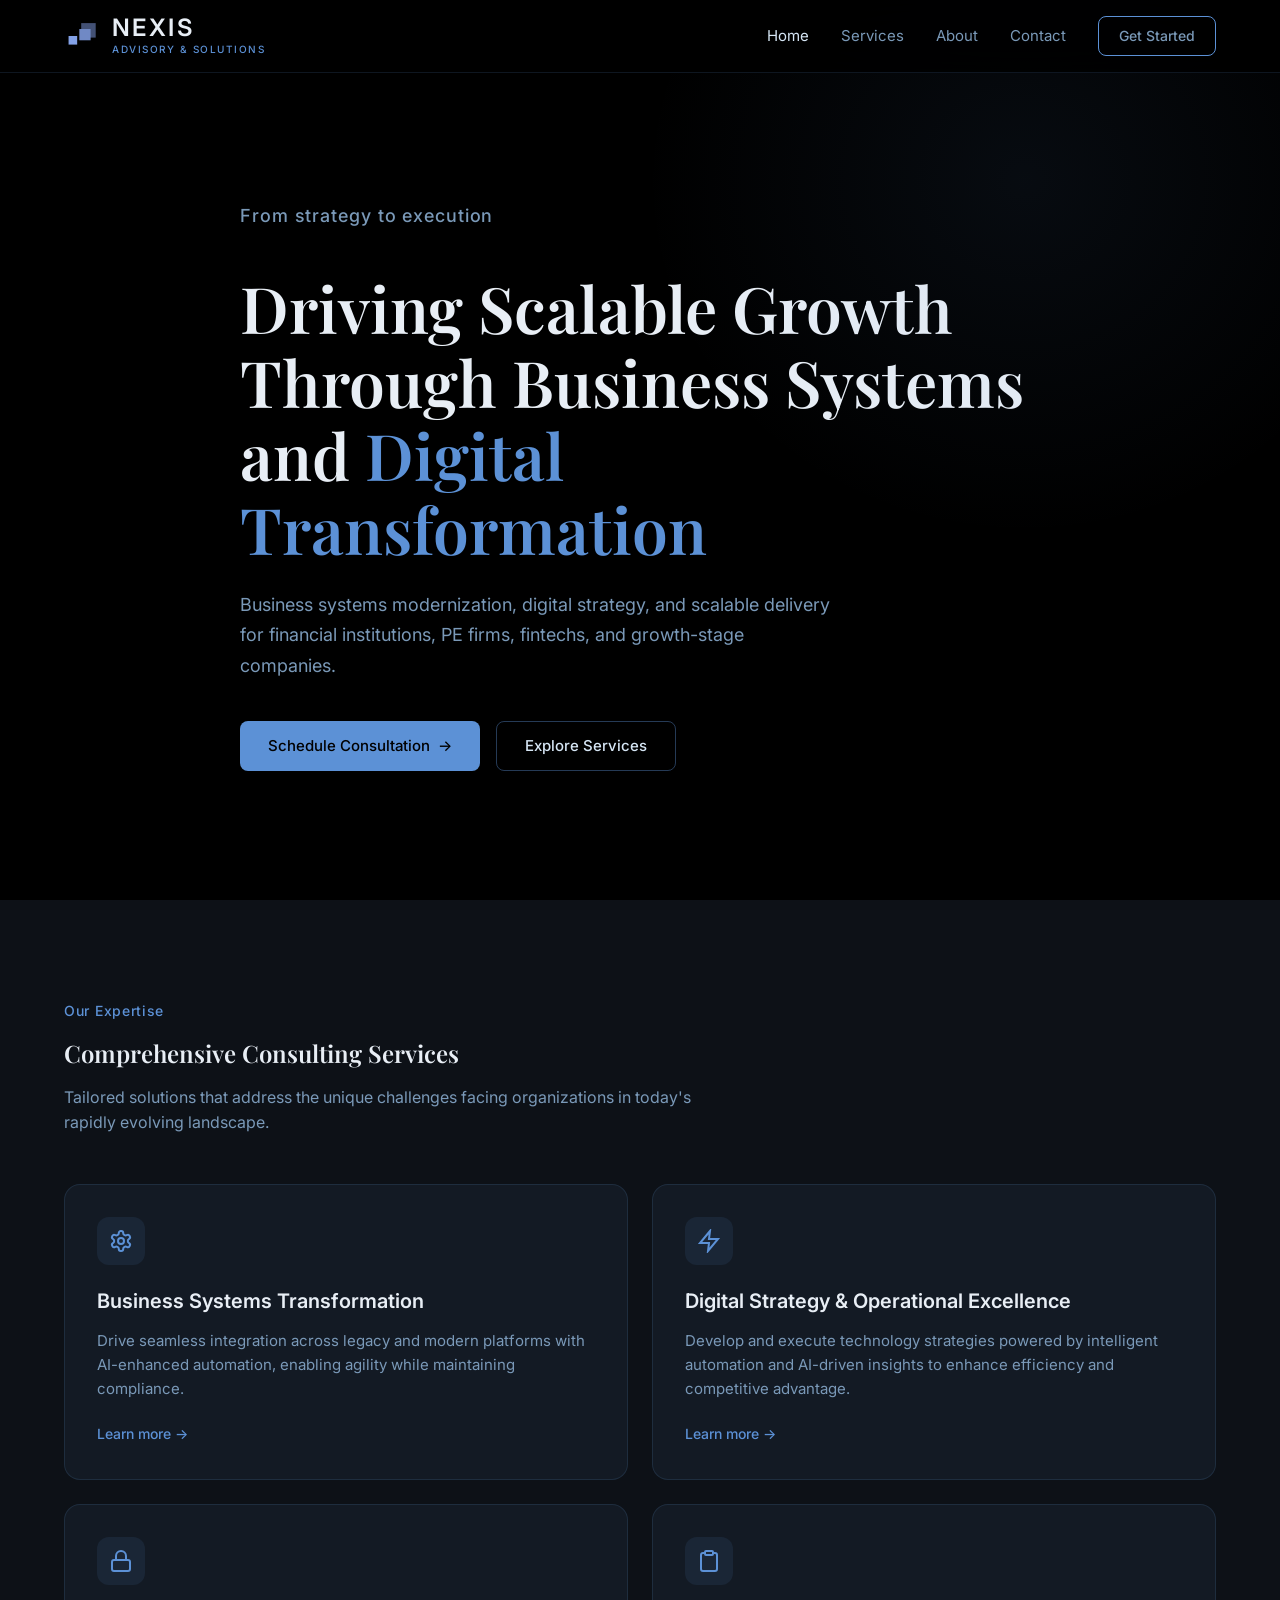
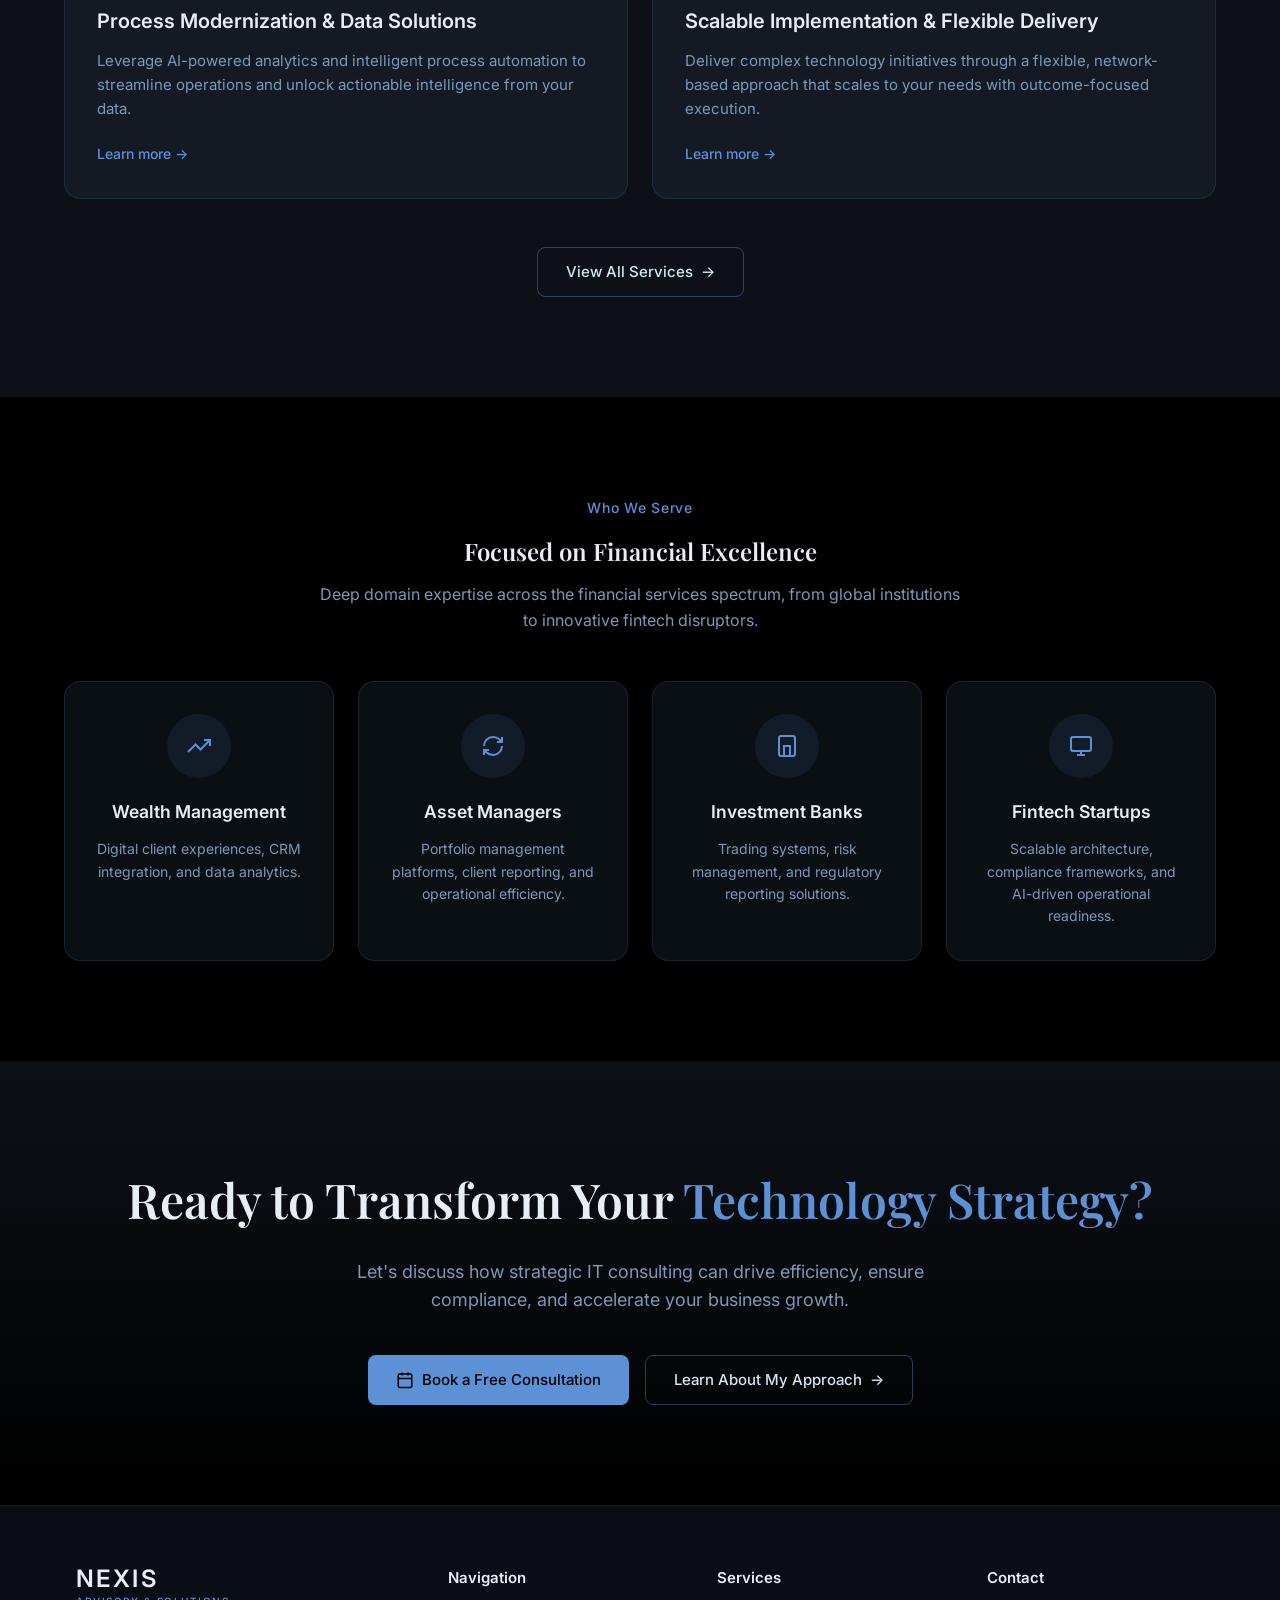
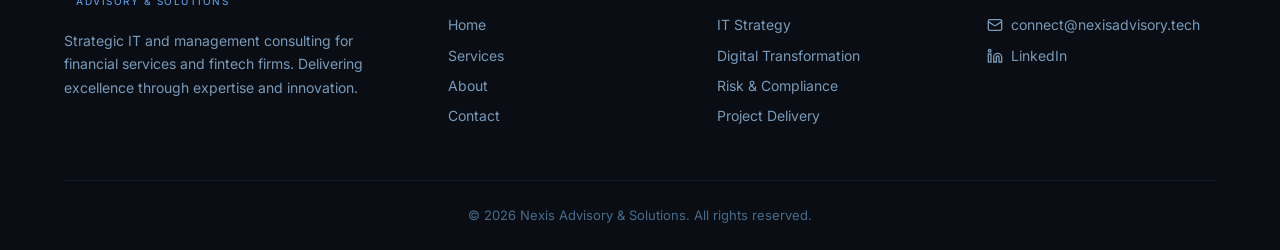
<file: index.html>
<!DOCTYPE html>
<html lang="en">
<head>
  <meta charset="UTF-8" />
  <meta name="viewport" content="width=device-width, initial-scale=1.0" />
  <title>Nexis Advisory & Solutions</title>
  <meta name="description" content="Strategic IT and management consulting for financial services and fintech firms." />
  <link rel="preconnect" href="https://fonts.googleapis.com" />
  <link rel="preconnect" href="https://fonts.gstatic.com" crossorigin />
  <link href="https://fonts.googleapis.com/css2?family=Inter:wght@300;400;500;600;700&family=Playfair+Display:wght@400;500;600;700&display=swap" rel="stylesheet" />
  <link rel="icon" type="image/svg+xml" href="favicon.svg" />
  <link rel="stylesheet" href="styles.css" />
  <meta property="og:title" content="Nexis Advisory & Solutions" />
  <meta property="og:description" content="Strategic IT and management consulting for financial services and fintech firms." />
  <meta property="og:type" content="website" />
</head>
<body>
  <!-- Navigation -->
  <nav id="navbar">
    <div class="nav-container">
      <a href="#/" class="logo" data-link>
        <svg class="logo-icon" width="36" height="30" viewBox="0 0 134 110"><rect x="64" y="7" width="54" height="54" fill="#435175"/><rect x="57" y="29" width="42" height="42" fill="#7089c5"/><rect x="17" y="55" width="32" height="32" fill="#83a1e7"/></svg>
        <div class="logo-text">
          <span class="logo-name">NEXIS</span>
          <span class="logo-tagline">ADVISORY & SOLUTIONS</span>
        </div>
      </a>
      <div class="nav-links">
        <a href="#/" data-link>Home</a>
        <a href="#/services" data-link>Services</a>
        <a href="#/about" data-link>About</a>
        <a href="#/contact" data-link>Contact</a>
        <a href="#/contact" class="btn btn-primary-outline nav-cta" data-link>Get Started</a>
      </div>
      <button class="mobile-menu-btn" id="mobileMenuBtn" aria-label="Toggle menu">
        <span></span><span></span><span></span>
      </button>
    </div>
    <div class="mobile-menu" id="mobileMenu">
      <a href="#/" data-link>Home</a>
      <a href="#/services" data-link>Services</a>
      <a href="#/about" data-link>About</a>
      <a href="#/contact" data-link>Contact</a>
      <a href="#/contact" class="btn btn-primary" data-link>Get Started</a>
    </div>
  </nav>

  <!-- Main Content -->
  <main id="app"></main>

  <!-- Footer -->
  <footer id="footer">
    <div class="footer-container">
      <div class="footer-grid">
        <div class="footer-brand">
          <div class="logo">
            <div class="logo-icon">
              <div class="logo-square logo-square-1"></div>
              <div class="logo-square logo-square-2"></div>
            </div>
            <div class="logo-text">
              <span class="logo-name">NEXIS</span>
              <span class="logo-tagline">ADVISORY & SOLUTIONS</span>
            </div>
          </div>
          <p class="footer-desc">Strategic IT and management consulting for financial services and fintech firms. Delivering excellence through expertise and innovation.</p>
        </div>
        <div class="footer-col">
          <h4>Navigation</h4>
          <a href="#/" data-link>Home</a>
          <a href="#/services" data-link>Services</a>
          <a href="#/about" data-link>About</a>
          <a href="#/contact" data-link>Contact</a>
        </div>
        <div class="footer-col">
          <h4>Services</h4>
          <a href="#/services" data-link>IT Strategy</a>
          <a href="#/services" data-link>Digital Transformation</a>
          <a href="#/services" data-link>Risk & Compliance</a>
          <a href="#/services" data-link>Project Delivery</a>
        </div>
        <div class="footer-col">
          <h4>Contact</h4>
          <a href="mailto:connect@nexisadvisory.tech">
            <svg width="16" height="16" viewBox="0 0 24 24" fill="none" stroke="currentColor" stroke-width="2"><rect x="2" y="4" width="20" height="16" rx="2"/><path d="m22 7-8.97 5.7a1.94 1.94 0 0 1-2.06 0L2 7"/></svg>
            connect@nexisadvisory.tech
          </a>
          <a href="https://www.linkedin.com/in/escherwey/" target="_blank" rel="noopener">
            <svg width="16" height="16" viewBox="0 0 24 24" fill="none" stroke="currentColor" stroke-width="2"><path d="M16 8a6 6 0 0 1 6 6v7h-4v-7a2 2 0 0 0-2-2 2 2 0 0 0-2 2v7h-4v-7a6 6 0 0 1 6-6z"/><rect x="2" y="9" width="4" height="12"/><circle cx="4" cy="4" r="2"/></svg>
            LinkedIn
          </a>
        </div>
      </div>
      <div class="footer-bottom">
        <p>&copy; 2026 Nexis Advisory & Solutions. All rights reserved.</p>
      </div>
    </div>
  </footer>

  <script src="app.js"></script>
</body>
</html>
</file>
<file: styles.css>
/* ===== RESET & BASE ===== */
*, *::before, *::after { margin: 0; padding: 0; box-sizing: border-box; }
html { scroll-behavior: smooth; }
body {
  font-family: 'Inter', sans-serif;
  background: #000;
  color: #d6e6f5;
  line-height: 1.6;
  overflow-x: hidden;
}
a { color: inherit; text-decoration: none; }
img { max-width: 100%; display: block; }
h1, h2, h3, h4 { font-family: 'Playfair Display', serif; font-weight: 600; color: #e8eef5; }

/* ===== UTILITY ===== */
.section { padding: 100px 0; }
.section-alt { background: #0d1117; }
.container { max-width: 1200px; margin: 0 auto; padding: 0 24px; }
.label { color: #5c91d6; font-size: 0.875rem; font-weight: 500; letter-spacing: 0.05em; margin-bottom: 12px; font-family: 'Inter', sans-serif; }
.text-muted { color: #7a99b8; }
.text-center { text-align: center; }
.btn {
  display: inline-flex; align-items: center; gap: 8px;
  padding: 12px 28px; border-radius: 8px; font-size: 0.9375rem;
  font-weight: 500; cursor: pointer; transition: all 0.3s; border: none;
  font-family: 'Inter', sans-serif;
}
.btn-primary { background: #5c91d6; color: #000; }
.btn-primary:hover { background: #7aade8; transform: translateY(-1px); }
.btn-secondary { background: transparent; color: #d6e6f5; border: 1px solid rgba(92,145,214,0.4); }
.btn-secondary:hover { border-color: #5c91d6; background: rgba(92,145,214,0.1); }
.btn-primary-outline { background: transparent; color: #5c91d6; border: 1px solid #5c91d6; padding: 8px 20px; }
.btn-primary-outline:hover { background: #5c91d6; color: #000; }
.arrow::after { content: ' \2192'; }

/* ===== NAVBAR ===== */
nav {
  position: fixed; top: 0; left: 0; right: 0; z-index: 1000;
  background: rgba(0,0,0,0.85); backdrop-filter: blur(20px);
  border-bottom: 1px solid rgba(92,145,214,0.15);
}
.nav-container {
  max-width: 1200px; margin: 0 auto; padding: 0 24px;
  display: flex; align-items: center; justify-content: space-between; height: 72px;
}
.logo { display: flex; align-items: center; gap: 12px; }
.logo-icon { flex-shrink: 0; }
.logo-name { font-family: 'Inter', sans-serif; font-size: 1.5rem; font-weight: 600; color: #e8eef5; letter-spacing: 0.1em; display: block; line-height: 1.1; }
.logo-tagline { font-family: 'Inter', sans-serif; font-size: 0.625rem; font-weight: 500; color: #5c91d6; letter-spacing: 0.15em; display: block; }
.nav-links { display: flex; align-items: center; gap: 32px; }
.nav-links a { font-size: 0.9375rem; color: #7a99b8; transition: color 0.3s; }
.nav-links a:hover, .nav-links a.active { color: #d6e6f5; }
.nav-cta { font-size: 0.875rem !important; }
.mobile-menu-btn { display: none; background: none; border: none; cursor: pointer; padding: 8px; flex-direction: column; gap: 5px; }
.mobile-menu-btn span { display: block; width: 24px; height: 2px; background: #d6e6f5; transition: all 0.3s; }
.mobile-menu { display: none; flex-direction: column; gap: 16px; padding: 24px; background: rgba(0,0,0,0.95); border-top: 1px solid rgba(92,145,214,0.15); }
.mobile-menu a { color: #7a99b8; font-size: 1rem; padding: 8px 0; }
.mobile-menu.open { display: flex; }

@media (max-width: 768px) {
  .nav-links { display: none; }
  .mobile-menu-btn { display: flex; }
}

/* ===== HERO ===== */
.hero {
  min-height: 100vh; display: flex; align-items: center; padding-top: 72px;
  position: relative; overflow: hidden;
}
.hero::before {
  content: ''; position: absolute; top: -20%; right: -10%; width: 60%; height: 80%;
  background: radial-gradient(ellipse, rgba(92,145,214,0.08) 0%, transparent 70%);
  pointer-events: none;
}
.hero h1 { font-size: clamp(2.5rem, 5vw, 4rem); line-height: 1.15; margin-bottom: 24px; max-width: 800px; }
.hero h1 .highlight { color: #5c91d6; }
.hero p { font-size: 1.125rem; color: #7a99b8; max-width: 600px; margin-bottom: 40px; line-height: 1.7; }
.hero-buttons { display: flex; gap: 16px; flex-wrap: wrap; }

/* ===== SERVICE CARDS (Home) ===== */
.services-grid { display: grid; grid-template-columns: repeat(2, 1fr); gap: 24px; margin-top: 48px; }
.service-card {
  background: rgba(36,51,66,0.3); border: 1px solid rgba(92,145,214,0.15);
  border-radius: 16px; padding: 32px; transition: all 0.3s;
}
.service-card:hover { border-color: rgba(92,145,214,0.4); background: rgba(36,51,66,0.5); transform: translateY(-2px); }
.service-card .icon-wrapper {
  width: 48px; height: 48px; border-radius: 12px;
  background: rgba(92,145,214,0.1); display: flex; align-items: center; justify-content: center;
  margin-bottom: 20px; color: #5c91d6;
}
.service-card h3 { font-size: 1.25rem; margin-bottom: 12px; font-family: 'Inter', sans-serif; font-weight: 600; }
.service-card p { color: #7a99b8; font-size: 0.9375rem; margin-bottom: 20px; }
.service-card .learn-more { color: #5c91d6; font-size: 0.875rem; font-weight: 500; display: inline-flex; align-items: center; gap: 6px; }

/* ===== CLIENTS SECTION ===== */
.clients-grid { display: grid; grid-template-columns: repeat(4, 1fr); gap: 24px; margin-top: 48px; }
.client-card {
  background: rgba(36,51,66,0.3); border: 1px solid rgba(92,145,214,0.15);
  border-radius: 16px; padding: 32px; text-align: center; transition: all 0.3s;
}
.client-card:hover { border-color: rgba(92,145,214,0.3); }
.client-card .icon-circle {
  width: 64px; height: 64px; border-radius: 50%;
  background: rgba(92,145,214,0.1); display: flex; align-items: center; justify-content: center;
  margin: 0 auto 20px; color: #5c91d6;
}
.client-card h3 { font-size: 1.1rem; margin-bottom: 12px; font-family: 'Inter', sans-serif; font-weight: 600; }
.client-card p { color: #7a99b8; font-size: 0.875rem; }

/* ===== CTA SECTION ===== */
.cta-section {
  text-align: center; padding: 100px 0;
  background: linear-gradient(180deg, #0d1117 0%, #000 100%);
}
.cta-section h2 { font-size: clamp(2rem, 4vw, 3rem); margin-bottom: 20px; }
.cta-section h2 .highlight { color: #5c91d6; }
.cta-section p { color: #7a99b8; font-size: 1.125rem; max-width: 600px; margin: 0 auto 40px; }
.cta-buttons { display: flex; justify-content: center; gap: 16px; flex-wrap: wrap; }

/* ===== ABOUT PAGE ===== */
.about-hero { padding-top: 120px; padding-bottom: 80px; }
.about-bio { color: #7a99b8; font-size: 1.0625rem; line-height: 1.8; max-width: 700px; margin-bottom: 40px; }
.team-cards { display: flex; gap: 24px; margin-bottom: 40px; flex-wrap: wrap; }
.team-card {
  display: flex; align-items: center; gap: 30px; padding: 36px;
  background: rgba(36,51,66,0.4); border: 1px solid rgba(92,145,214,0.15);
  border-radius: 20px; min-width: 420px; flex: 1;
}
.team-card img {
  width: 120px; height: 120px; border-radius: 50%; object-fit: cover;
  border: 3px solid rgba(92,145,214,0.3);
}
.team-card .placeholder-avatar {
  width: 120px; height: 120px; border-radius: 50%;
  background: rgba(92,145,214,0.15); display: flex; align-items: center; justify-content: center; color: #5c91d6;
  flex-shrink: 0;
}
.team-card h4 { font-size: 1.25rem; font-family: 'Inter', sans-serif; font-weight: 600; color: #e8eef5; }
.team-card p { font-size: 0.875rem; color: #5c91d6; }

/* Timeline */
.timeline { position: relative; padding: 40px 0; }
.timeline::before {
  content: ''; position: absolute; left: 50%; top: 0; bottom: 0;
  width: 2px; background: rgba(92,145,214,0.2); transform: translateX(-50%);
}
.timeline-item { position: relative; display: flex; margin-bottom: 60px; }
.timeline-item:nth-child(odd) { justify-content: flex-start; padding-right: calc(50% + 40px); text-align: right; }
.timeline-item:nth-child(even) { justify-content: flex-end; padding-left: calc(50% + 40px); }
.timeline-dot {
  position: absolute; left: 50%; top: 0; width: 12px; height: 12px;
  background: #5c91d6; border-radius: 50%; transform: translateX(-50%); z-index: 1;
}
.timeline-date { color: #5c91d6; font-size: 0.875rem; font-weight: 500; margin-bottom: 4px; }
.timeline-title { font-size: 1.25rem; font-family: 'Inter', sans-serif; font-weight: 600; color: #e8eef5; margin-bottom: 4px; }
.timeline-company { color: #7a99b8; font-size: 0.9375rem; margin-bottom: 8px; }
.timeline-desc { color: #7a99b8; font-size: 0.875rem; line-height: 1.6; }

/* Credentials */
.creds-grid { display: grid; grid-template-columns: repeat(4, 1fr); gap: 20px; margin-top: 48px; }
.cred-card {
  background: rgba(36,51,66,0.3); border: 1px solid rgba(92,145,214,0.15);
  border-radius: 16px; padding: 28px; text-align: center; transition: all 0.3s;
}
.cred-card:hover { border-color: rgba(92,145,214,0.3); }
.cred-card .icon-circle {
  width: 52px; height: 52px; border-radius: 50%;
  background: rgba(92,145,214,0.1); display: flex; align-items: center; justify-content: center;
  margin: 0 auto 16px; color: #5c91d6;
}
.cred-card h4 { font-size: 0.9375rem; font-family: 'Inter', sans-serif; font-weight: 600; color: #e8eef5; margin-bottom: 6px; }
.cred-card p { font-size: 0.8125rem; color: #7a99b8; }

/* Principles */
.principles-grid { display: grid; grid-template-columns: repeat(3, 1fr); gap: 40px; margin-top: 48px; }
.principle { text-align: center; }
.principle .num {
  width: 52px; height: 52px; border-radius: 50%;
  border: 2px solid #5c91d6; display: flex; align-items: center; justify-content: center;
  font-size: 1.25rem; font-weight: 700; color: #5c91d6; margin: 0 auto 20px;
  font-family: 'Inter', sans-serif;
}
.principle h3 { font-size: 1.125rem; font-family: 'Inter', sans-serif; font-weight: 600; margin-bottom: 12px; }
.principle p { color: #7a99b8; font-size: 0.9375rem; }

/* ===== SERVICES PAGE ===== */
.service-detail {
  padding: 60px 0; border-bottom: 1px solid rgba(92,145,214,0.1);
}
.service-detail:last-of-type { border-bottom: none; }
.service-detail .icon-wrapper {
  width: 56px; height: 56px; border-radius: 14px;
  background: rgba(92,145,214,0.1); display: flex; align-items: center; justify-content: center;
  margin-bottom: 20px; color: #5c91d6;
}
.service-detail .label { margin-bottom: 8px; }
.service-detail h2 { font-size: 1.75rem; margin-bottom: 16px; font-family: 'Playfair Display', serif; }
.service-detail > p { color: #7a99b8; font-size: 1rem; max-width: 700px; margin-bottom: 32px; line-height: 1.7; }
.capabilities-title { color: #5c91d6; font-size: 0.875rem; font-weight: 600; margin-bottom: 16px; font-family: 'Inter', sans-serif; }
.capabilities-list { display: grid; grid-template-columns: repeat(2, 1fr); gap: 10px; margin-bottom: 32px; }
.capabilities-list li {
  list-style: none; color: #7a99b8; font-size: 0.9375rem; padding-left: 20px;
  position: relative;
}
.capabilities-list li::before {
  content: ''; position: absolute; left: 0; top: 9px;
  width: 6px; height: 6px; border-radius: 50%; background: #5c91d6;
}

/* Platform Cards */
.platform-grid { display: grid; grid-template-columns: repeat(4, 1fr); gap: 24px; margin-top: 48px; }
.platform-card {
  background: rgba(36,51,66,0.3); border: 1px solid rgba(92,145,214,0.15);
  border-radius: 16px; padding: 32px; transition: all 0.3s;
}
.platform-card:hover { border-color: rgba(92,145,214,0.3); }
.platform-card .icon-circle {
  width: 52px; height: 52px; border-radius: 50%;
  background: rgba(92,145,214,0.1); display: flex; align-items: center; justify-content: center;
  margin: 0 auto 16px; color: #5c91d6;
}
.platform-card { text-align: center; }
.platform-card h3 { font-size: 1.125rem; font-family: 'Inter', sans-serif; font-weight: 600; margin-bottom: 12px; color: #e8eef5; }
.platform-card p { color: #7a99b8; font-size: 0.9375rem; margin-bottom: 16px; }
.tag-row { display: flex; gap: 8px; flex-wrap: wrap; }
.tag {
  padding: 4px 12px; border-radius: 20px; font-size: 0.75rem; font-weight: 500;
  background: rgba(92,145,214,0.1); color: #5c91d6; border: 1px solid rgba(92,145,214,0.2);
}

/* Network Partners */
.partners-grid { display: grid; grid-template-columns: repeat(4, 1fr); gap: 24px; margin-top: 48px; }
.partner-card {
  background: rgba(36,51,66,0.3); border: 1px solid rgba(92,145,214,0.15);
  border-radius: 16px; padding: 28px; transition: all 0.3s;
}
.partner-card:hover { border-color: rgba(92,145,214,0.3); }
.partner-card { text-align: center; }
.partner-card .icon-circle {
  width: 52px; height: 52px; border-radius: 50%;
  background: rgba(92,145,214,0.1); display: flex; align-items: center; justify-content: center;
  margin: 0 auto 16px; color: #5c91d6;
}
.partner-card h4 { font-size: 1rem; font-family: 'Inter', sans-serif; font-weight: 600; margin-bottom: 8px; color: #e8eef5; }
.partner-card p { color: #7a99b8; font-size: 0.875rem; }

/* ===== CONTACT PAGE ===== */
.contact-grid { display: grid; grid-template-columns: 1.2fr 1fr; gap: 40px; margin-top: 48px; }
.contact-form {
  background: rgba(36,51,66,0.3); border: 1px solid rgba(92,145,214,0.15);
  border-radius: 16px; padding: 36px;
}
.contact-form h3 { font-family: 'Inter', sans-serif; font-weight: 600; font-size: 1.25rem; margin-bottom: 24px; }
.form-row { display: grid; grid-template-columns: 1fr 1fr; gap: 16px; margin-bottom: 16px; }
.form-group { margin-bottom: 16px; }
.form-group label { display: block; font-size: 0.875rem; color: #7a99b8; margin-bottom: 8px; }
.form-group input, .form-group textarea {
  width: 100%; padding: 12px 16px; border-radius: 8px;
  background: rgba(0,0,0,0.4); border: 1px solid rgba(92,145,214,0.2);
  color: #d6e6f5; font-size: 0.9375rem; font-family: 'Inter', sans-serif;
  transition: border-color 0.3s;
}
.form-group input:focus, .form-group textarea:focus {
  outline: none; border-color: #5c91d6;
}
.form-group input::placeholder, .form-group textarea::placeholder { color: #4a6a8a; }
.form-group textarea { height: 120px; resize: vertical; }
.btn-submit {
  width: 100%; padding: 14px; background: #5c91d6; color: #000; border: none;
  border-radius: 8px; font-size: 1rem; font-weight: 600; cursor: pointer;
  display: flex; align-items: center; justify-content: center; gap: 8px;
  font-family: 'Inter', sans-serif; transition: background 0.3s;
}
.btn-submit:hover { background: #7aade8; }

.contact-cards { display: flex; flex-direction: column; gap: 20px; }
.contact-info-card {
  background: rgba(36,51,66,0.3); border: 1px solid rgba(92,145,214,0.15);
  border-radius: 16px; padding: 28px; display: flex; align-items: flex-start; gap: 16px;
  transition: all 0.3s;
}
.contact-info-card:hover { border-color: rgba(92,145,214,0.3); }
.contact-info-card .icon-circle {
  width: 48px; height: 48px; border-radius: 50%; flex-shrink: 0;
  background: rgba(92,145,214,0.1); display: flex; align-items: center; justify-content: center; color: #5c91d6;
}
.contact-info-card h4 { font-family: 'Inter', sans-serif; font-weight: 600; font-size: 1rem; color: #e8eef5; margin-bottom: 4px; }
.contact-info-card p { color: #7a99b8; font-size: 0.875rem; line-height: 1.6; }

/* ===== FOOTER ===== */
footer {
  background: #0a0e14; border-top: 1px solid rgba(92,145,214,0.1); padding: 60px 0 0;
}
.footer-container { max-width: 1200px; margin: 0 auto; padding: 0 24px; }
.footer-grid { display: grid; grid-template-columns: 1.5fr 1fr 1fr 1fr; gap: 40px; }
.footer-desc { color: #7a99b8; font-size: 0.875rem; margin-top: 20px; line-height: 1.7; max-width: 320px; }
.footer-col h4 { font-family: 'Inter', sans-serif; font-size: 0.9375rem; font-weight: 600; color: #e8eef5; margin-bottom: 20px; }
.footer-col a { display: flex; align-items: center; gap: 8px; color: #7a99b8; font-size: 0.875rem; padding: 4px 0; transition: color 0.3s; }
.footer-col a:hover { color: #5c91d6; }
.footer-bottom { margin-top: 48px; padding: 24px 0; border-top: 1px solid rgba(92,145,214,0.1); text-align: center; }
.footer-bottom p { color: #4a6a8a; font-size: 0.8125rem; }

/* ===== RESPONSIVE ===== */
@media (max-width: 1024px) {
  .services-grid, .platform-grid, .partners-grid { grid-template-columns: 1fr 1fr; }
  .clients-grid, .creds-grid { grid-template-columns: repeat(2, 1fr); }
  .principles-grid { grid-template-columns: repeat(3, 1fr); }
  .footer-grid { grid-template-columns: 1fr 1fr; gap: 32px; }
}
@media (max-width: 768px) {
  .hero h1 { font-size: 2.25rem; }
  .services-grid, .platform-grid, .partners-grid, .capabilities-list { grid-template-columns: 1fr; }
  .clients-grid, .creds-grid { grid-template-columns: 1fr 1fr; }
  .principles-grid { grid-template-columns: 1fr; }
  .contact-grid { grid-template-columns: 1fr; }
  .form-row { grid-template-columns: 1fr; }
  .timeline::before { left: 20px; }
  .timeline-item:nth-child(odd),
  .timeline-item:nth-child(even) {
    padding-left: 52px; padding-right: 0; text-align: left; justify-content: flex-start;
  }
  .timeline-dot { left: 20px; }
  .team-cards { flex-direction: column; }
  .footer-grid { grid-template-columns: 1fr; }
  .section { padding: 60px 0; }
}
@media (max-width: 480px) {
  .clients-grid, .creds-grid { grid-template-columns: 1fr; }
}
</file>
